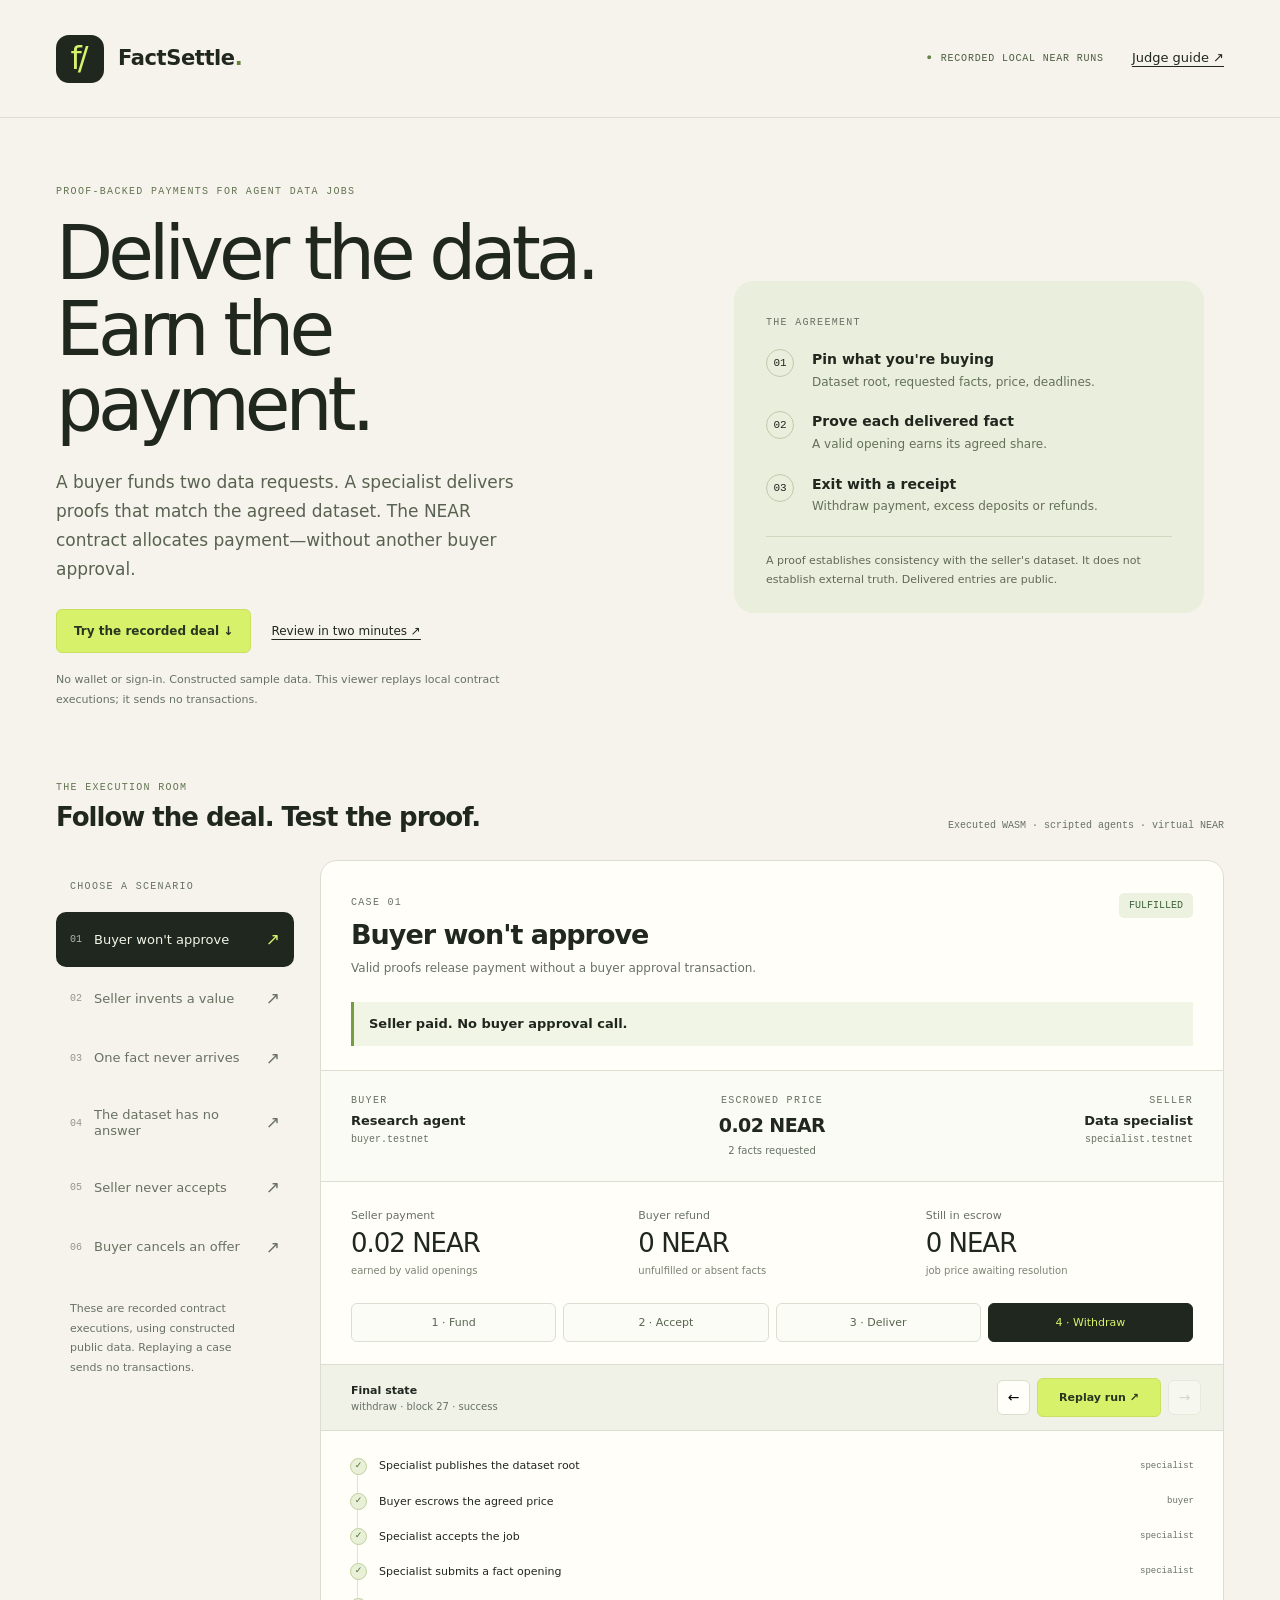
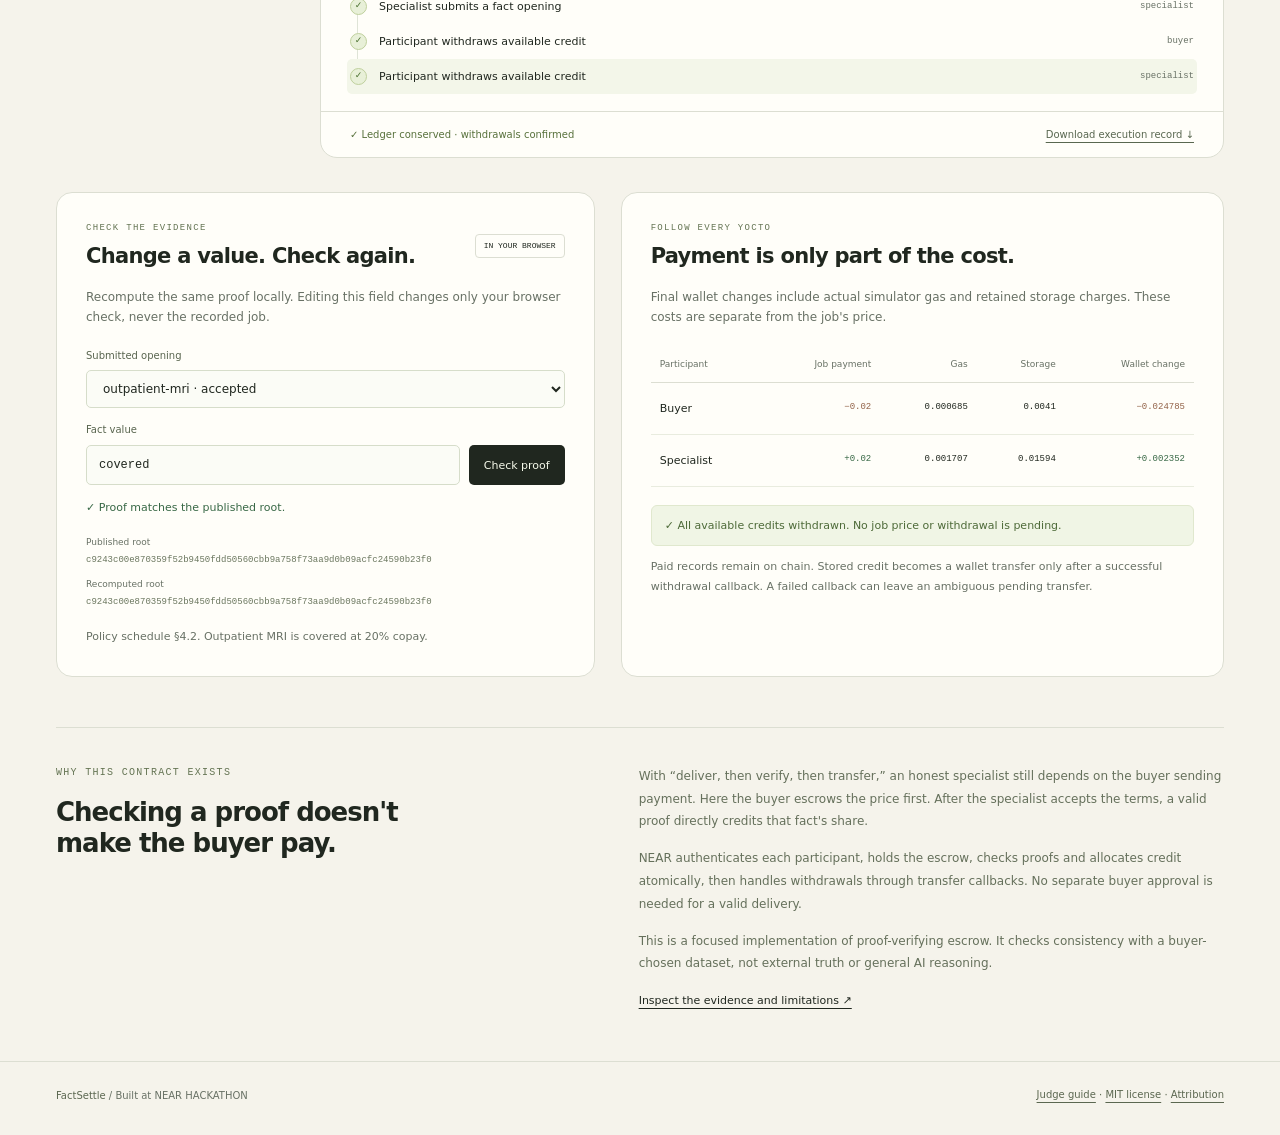
<file: demo/index.html>
<!doctype html>
<html lang="en">
<head>
  <meta charset="utf-8">
  <meta name="viewport" content="width=device-width, initial-scale=1">
  <meta name="description" content="FactSettle: proof-backed payments for agent data jobs on NEAR. Inspect recorded delivery, payment, rejection and refunds, then check a proof yourself.">
  <meta name="theme-color" content="#20271f">
  <title>FactSettle — Proof-backed payments for agent data jobs</title>
  <link rel="icon" href="favicon.svg" type="image/svg+xml">
  <link rel="stylesheet" href="style.css">
  <script type="module" src="app.js"></script>
</head>
<body>
  <a class="skip" href="#case-title">Skip to the job</a>
  <header class="topbar wrap">
    <a class="brand" href="./" aria-label="FactSettle home"><span class="brand-mark" aria-hidden="true">f/</span><span>FactSettle<span class="brand-dot">.</span></span></a>
    <div class="top-right"><span class="environment"><span aria-hidden="true">●</span> RECORDED LOCAL NEAR RUNS</span><a href="guide.html">Judge guide ↗</a></div>
  </header>
  <main class="wrap">
    <section class="hero" aria-labelledby="heading">
      <div><p class="eyebrow">PROOF-BACKED PAYMENTS FOR AGENT DATA JOBS</p><h1 id="heading">Deliver the data.<br>Earn the payment.</h1><p class="hero-copy">A buyer funds two data requests. A specialist delivers proofs that match the agreed dataset. The NEAR contract allocates payment—without another buyer approval.</p><div class="hero-actions"><a class="primary" href="#execution-room">Try the recorded deal ↓</a><a href="guide.html">Review in two minutes ↗</a></div><p class="demo-note">No wallet or sign-in. Constructed sample data. This viewer replays local contract executions; it sends no transactions.</p></div>
      <aside class="how-it-works" aria-label="How a job works"><span class="small-label">THE AGREEMENT</span><ol><li><span>01</span><div><strong>Pin what you're buying</strong><p>Dataset root, requested facts, price, deadlines.</p></div></li><li><span>02</span><div><strong>Prove each delivered fact</strong><p>A valid opening earns its agreed share.</p></div></li><li><span>03</span><div><strong>Exit with a receipt</strong><p>Withdraw payment, excess deposits or refunds.</p></div></li></ol><p class="boundary">A proof establishes consistency with the seller's dataset. It does not establish external truth. Delivered entries are public.</p></aside>
    </section>
    <div id="execution-room" class="section-heading"><div><p class="eyebrow">THE EXECUTION ROOM</p><h2>Follow the deal. Test the proof.</h2></div><span class="source-label">Executed WASM · scripted agents · virtual NEAR</span></div>
    <div id="load-error" class="error" role="alert" hidden></div>
    <div class="workspace">
      <nav class="cases" aria-label="Executed scenarios"><span class="small-label">CHOOSE A SCENARIO</span><div id="case-list"><p>Loading execution records…</p></div><p class="sidebar-note">These are recorded contract executions, using constructed public data. Replaying a case sends no transactions.</p></nav>
      <section class="case-panel" aria-labelledby="case-title">
        <div class="case-top"><div><span id="case-number" class="small-label">CASE 01</span><h3 id="case-title" tabindex="-1">Loading the job…</h3><p id="case-description"></p></div><span id="job-status" class="status">—</span></div>
        <p id="case-outcome" class="case-outcome" role="status">Loading the recorded result…</p>
        <div class="agreement"><div><span class="small-label">BUYER</span><strong>Research agent</strong><code>buyer.testnet</code></div><div class="agreement-center"><span class="small-label">ESCROWED PRICE</span><strong id="job-price">—</strong><span id="key-count">— facts requested</span></div><div><span class="small-label">SELLER</span><strong>Data specialist</strong><code>specialist.testnet</code></div></div>
        <div class="money-grid"><div><span>Seller payment</span><strong id="seller-paid">—</strong><small>earned by valid openings</small></div><div><span>Buyer refund</span><strong id="buyer-refund">—</strong><small>unfulfilled or absent facts</small></div><div><span>Still in escrow</span><strong id="remaining">—</strong><small>job price awaiting resolution</small></div></div>
        <nav class="deal-stages" aria-label="Jump to a recorded stage"><button data-stage="open_job">1 · Fund</button><button data-stage="accept_job">2 · Accept</button><button data-stage="deliver">3 · Deliver</button><button data-stage="withdraw">4 · Withdraw</button></nav>
        <div class="playback"><div><span id="step-label">Final state</span><span id="step-hint">All recorded calls completed.</span></div><div class="playback-controls"><button id="previous" class="icon-button" aria-label="Previous transaction">←</button><button id="play" class="primary">Replay run <span aria-hidden="true">↗</span></button><button id="next" class="icon-button" aria-label="Next transaction">→</button></div></div>
        <ol id="timeline" class="timeline" aria-label="Recorded contract calls"></ol>
        <div class="receipt-bar"><span id="checks" aria-live="polite"></span><a id="raw-record" href="#" download>Download execution record ↓</a></div>
      </section>
    </div>
    <section class="inspect-grid" aria-label="Verify the evidence and account for funds">
      <article id="proof-panel" class="proof-panel"><div class="panel-heading"><div><p class="eyebrow">CHECK THE EVIDENCE</p><h2>Change a value. Check again.</h2></div><span class="tag">IN YOUR BROWSER</span></div><p class="panel-copy">Recompute the same proof locally. Editing this field changes only your browser check, never the recorded job.</p><label for="proof-choice">Submitted opening</label><select id="proof-choice"></select><label for="proof-value">Fact value</label><div class="verify-row"><input id="proof-value" autocomplete="off" spellcheck="false"><button id="verify" class="secondary">Check proof</button></div><p id="proof-result" class="proof-result" role="status">Select a delivered proof to inspect.</p><dl class="proof-meta"><div><dt>Published root</dt><dd id="published-root">—</dd></div><div><dt>Recomputed root</dt><dd id="computed-root">—</dd></div></dl><p id="proof-source" class="muted"></p></article>
      <article class="account-panel"><div class="panel-heading"><div><p class="eyebrow">FOLLOW EVERY YOCTO</p><h2>Payment is only part of the cost.</h2></div></div><p class="panel-copy">Final wallet changes include actual simulator gas and retained storage charges. These costs are separate from the job's price.</p><div class="table-scroll"><table><caption class="sr-only">Final wallet reconciliation in virtual NEAR</caption><thead><tr><th>Participant</th><th>Job payment</th><th>Gas</th><th>Storage</th><th>Wallet change</th></tr></thead><tbody id="wallet-rows"></tbody></table></div><div id="exit-status" class="exit-status">Loading withdrawal results…</div><p class="muted">Paid records remain on chain. Stored credit becomes a wallet transfer only after a successful withdrawal callback. A failed callback can leave an ambiguous pending transfer.</p></article>
    </section>
    <section class="why"><div><p class="eyebrow">WHY THIS CONTRACT EXISTS</p><h2>Checking a proof doesn't<br>make the buyer pay.</h2></div><div><p>With “deliver, then verify, then transfer,” an honest specialist still depends on the buyer sending payment. Here the buyer escrows the price first. After the specialist accepts the terms, a valid proof directly credits that fact's share.</p><p>NEAR authenticates each participant, holds the escrow, checks proofs and allocates credit atomically, then handles withdrawals through transfer callbacks. No separate buyer approval is needed for a valid delivery.</p><p>This is a focused implementation of proof-verifying escrow. It checks consistency with a buyer-chosen dataset, not external truth or general AI reasoning.</p><a href="guide.html">Inspect the evidence and limitations ↗</a></div></section>
  </main>
  <footer class="wrap"><span>FactSettle <span class="muted">/ Built at NEAR HACKATHON</span></span><span><a href="guide.html">Judge guide</a> · <a href="LICENSE">MIT license</a> · <a href="THIRD_PARTY_NOTICES.md">Attribution</a></span></footer>
</body>
</html>
</file>
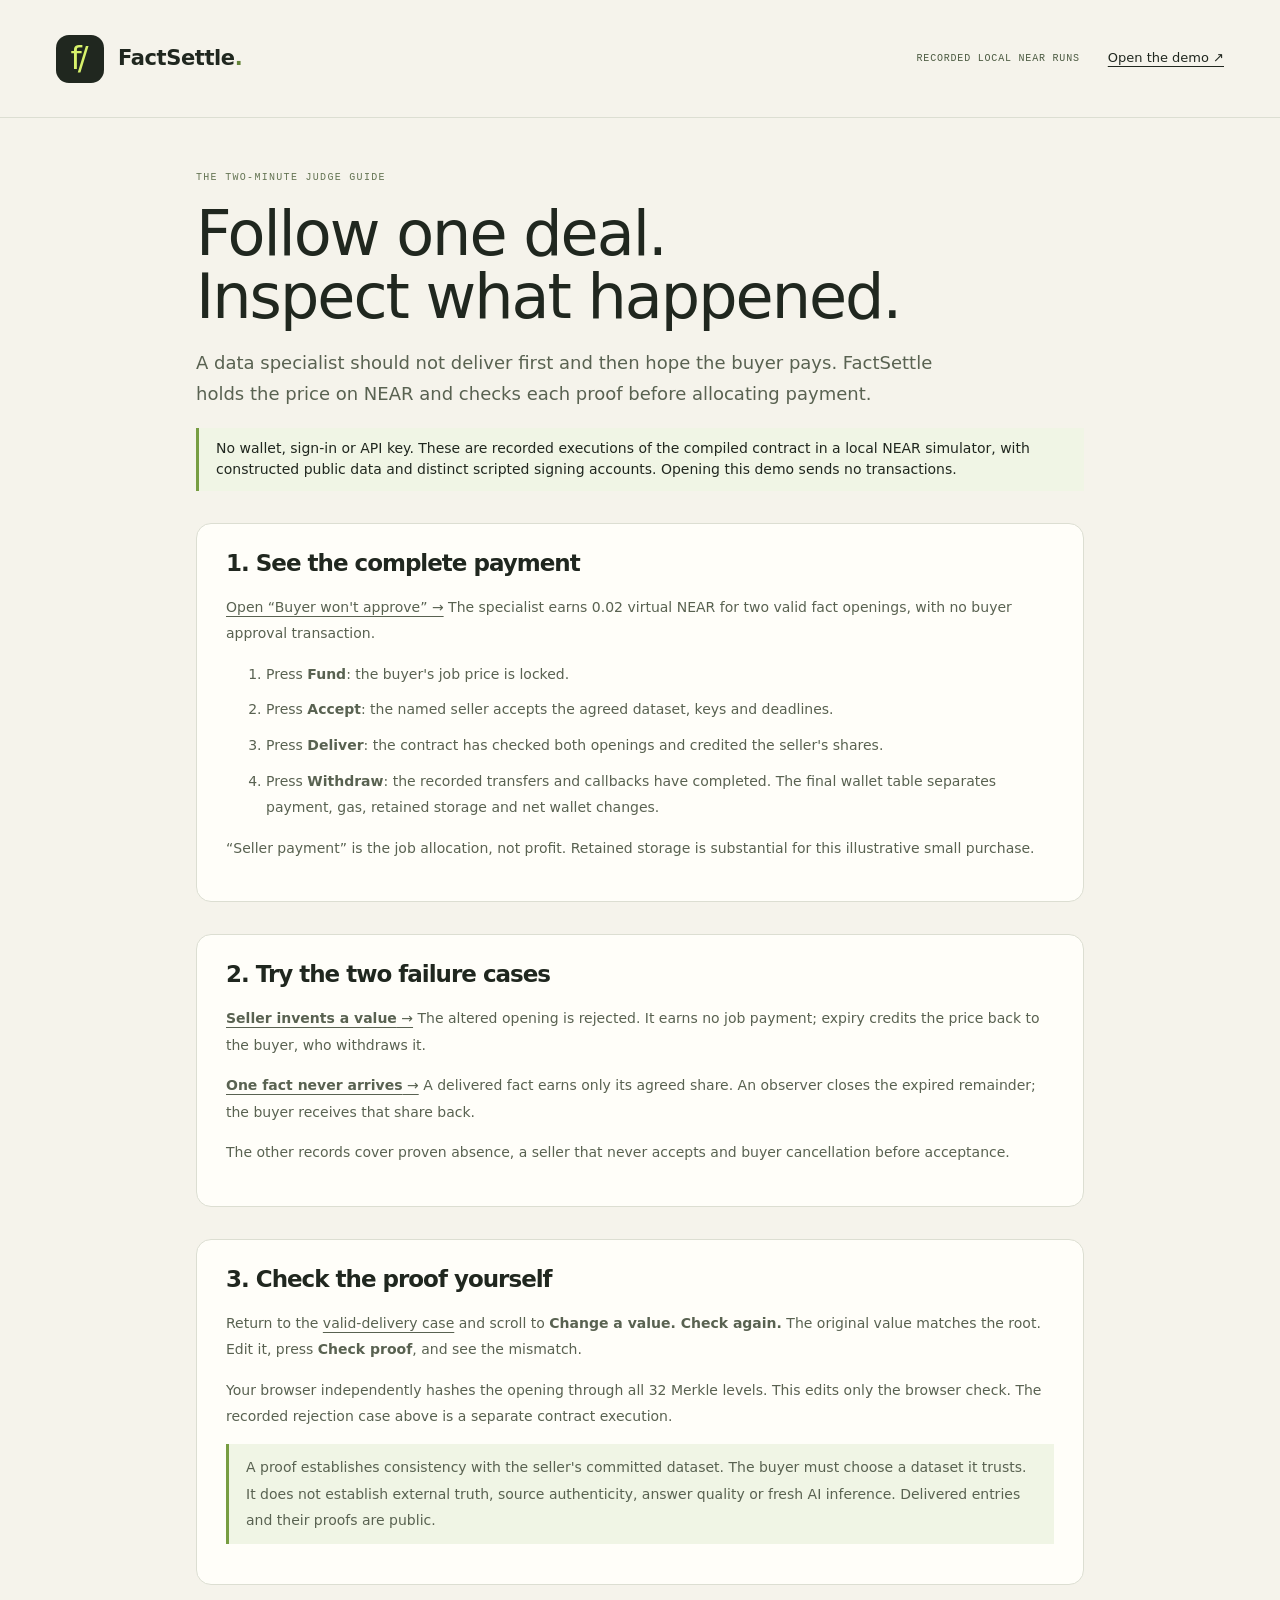
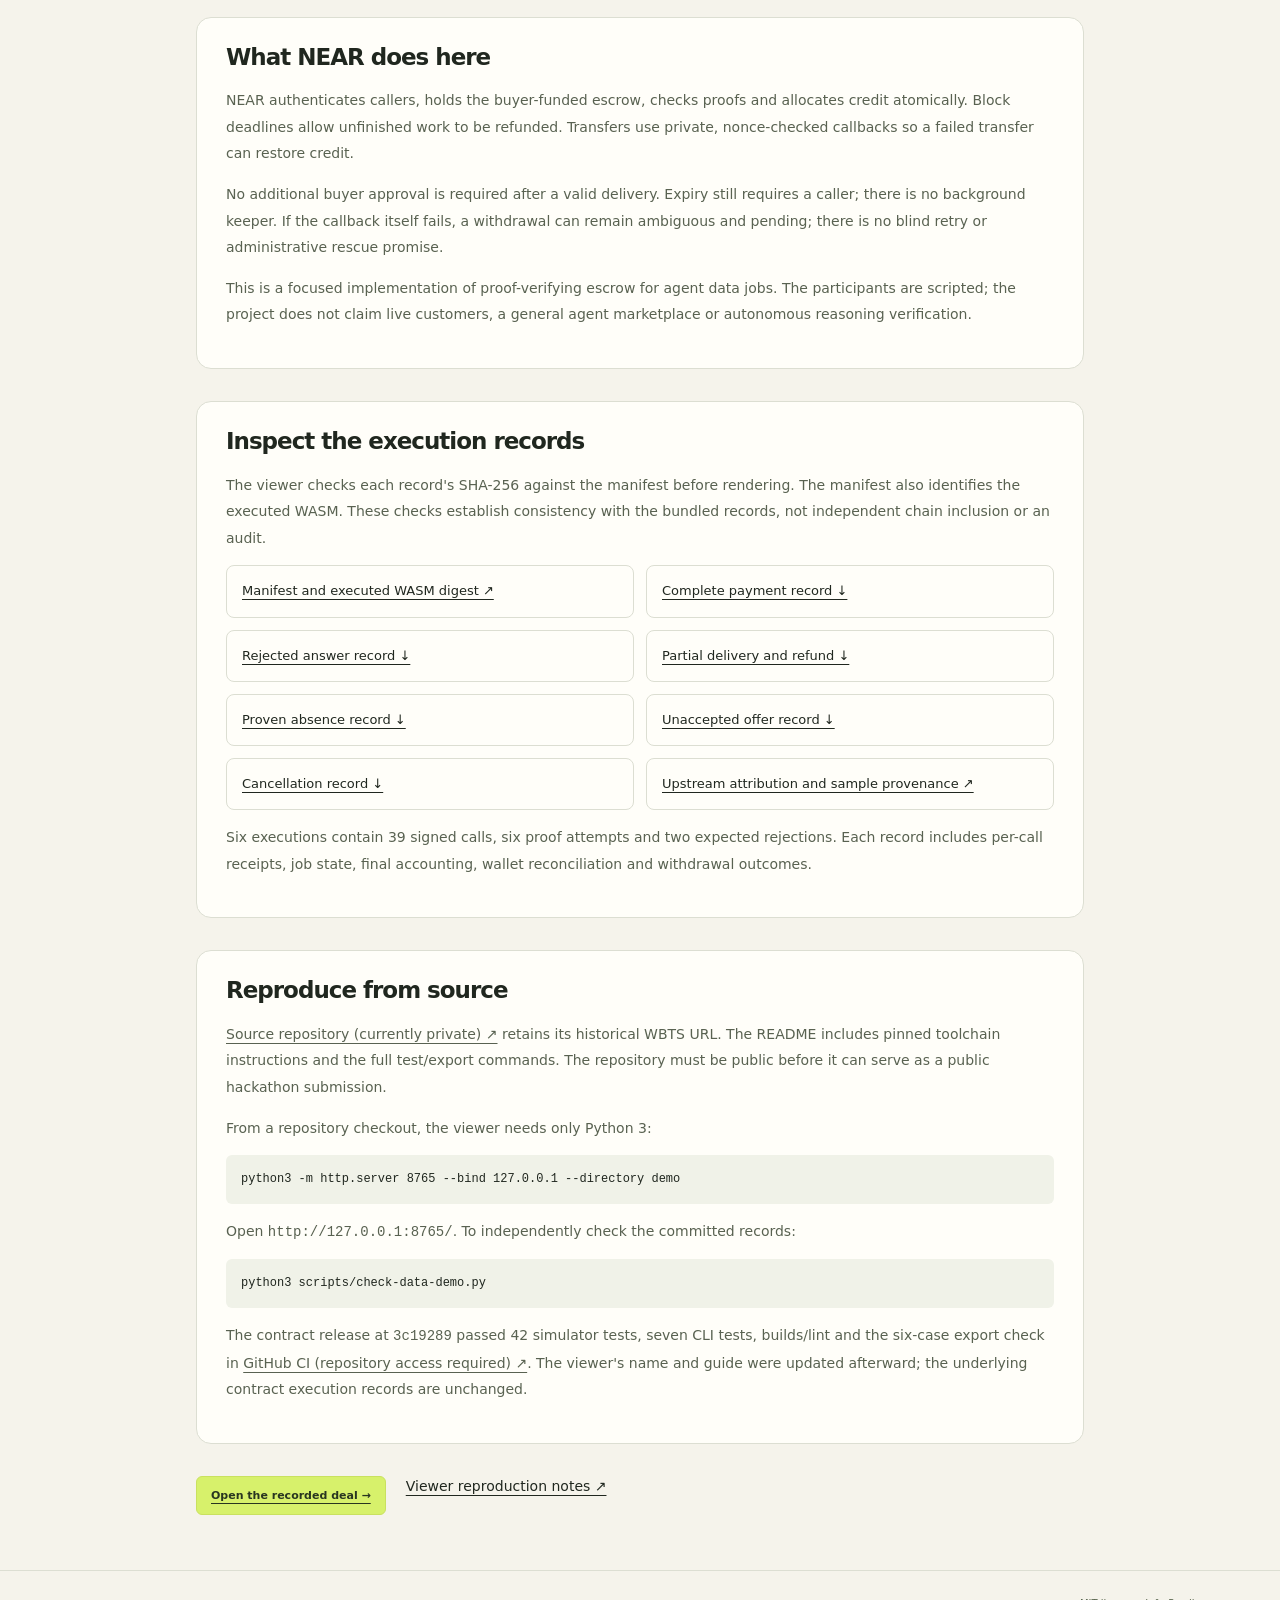
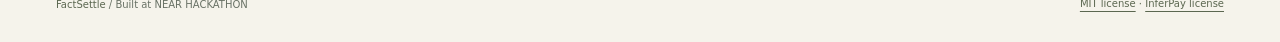
<file: demo/guide.html>
<!doctype html>
<html lang="en">
<head>
  <meta charset="utf-8">
  <meta name="viewport" content="width=device-width, initial-scale=1">
  <meta name="description" content="Review FactSettle in two minutes: follow a recorded NEAR data purchase, inspect payment and refunds, and independently check a proof.">
  <title>Judge guide — FactSettle</title>
  <link rel="icon" href="favicon.svg" type="image/svg+xml">
  <link rel="stylesheet" href="style.css">
</head>
<body>
  <a class="skip" href="#guide">Skip to the guide</a>
  <header class="topbar wrap">
    <a class="brand" href="./" aria-label="FactSettle home"><span class="brand-mark" aria-hidden="true">f/</span><span>FactSettle<span class="brand-dot">.</span></span></a>
    <div class="top-right"><span class="environment">RECORDED LOCAL NEAR RUNS</span><a href="./">Open the demo ↗</a></div>
  </header>
  <main id="guide" class="guide wrap">
    <p class="eyebrow">THE TWO-MINUTE JUDGE GUIDE</p>
    <h1>Follow one deal.<br>Inspect what happened.</h1>
    <p class="lede">A data specialist should not deliver first and then hope the buyer pays. FactSettle holds the price on NEAR and checks each proof before allocating payment.</p>
    <p class="callout">No wallet, sign-in or API key. These are recorded executions of the compiled contract in a local NEAR simulator, with constructed public data and distinct scripted signing accounts. Opening this demo sends no transactions.</p>
    <article>
      <h2>1. See the complete payment</h2>
      <p><a href="./#buyer-disappears">Open “Buyer won't approve” →</a> The specialist earns 0.02 virtual NEAR for two valid fact openings, with no buyer approval transaction.</p>
      <ol>
        <li>Press <strong>Fund</strong>: the buyer's job price is locked.</li>
        <li>Press <strong>Accept</strong>: the named seller accepts the agreed dataset, keys and deadlines.</li>
        <li>Press <strong>Deliver</strong>: the contract has checked both openings and credited the seller's shares.</li>
        <li>Press <strong>Withdraw</strong>: the recorded transfers and callbacks have completed. The final wallet table separates payment, gas, retained storage and net wallet changes.</li>
      </ol>
      <p>“Seller payment” is the job allocation, not profit. Retained storage is substantial for this illustrative small purchase.</p>
    </article>
    <article>
      <h2>2. Try the two failure cases</h2>
      <p><a href="./#forged-answer"><strong>Seller invents a value</strong> →</a> The altered opening is rejected. It earns no job payment; expiry credits the price back to the buyer, who withdraws it.</p>
      <p><a href="./#partial-delivery"><strong>One fact never arrives</strong> →</a> A delivered fact earns only its agreed share. An observer closes the expired remainder; the buyer receives that share back.</p>
      <p>The other records cover proven absence, a seller that never accepts and buyer cancellation before acceptance.</p>
    </article>
    <article>
      <h2>3. Check the proof yourself</h2>
      <p>Return to the <a href="./#buyer-disappears">valid-delivery case</a> and scroll to <strong>Change a value. Check again.</strong> The original value matches the root. Edit it, press <strong>Check proof</strong>, and see the mismatch.</p>
      <p>Your browser independently hashes the opening through all 32 Merkle levels. This edits only the browser check. The recorded rejection case above is a separate contract execution.</p>
      <p class="callout">A proof establishes consistency with the seller's committed dataset. The buyer must choose a dataset it trusts. It does not establish external truth, source authenticity, answer quality or fresh AI inference. Delivered entries and their proofs are public.</p>
    </article>
    <article>
      <h2>What NEAR does here</h2>
      <p>NEAR authenticates callers, holds the buyer-funded escrow, checks proofs and allocates credit atomically. Block deadlines allow unfinished work to be refunded. Transfers use private, nonce-checked callbacks so a failed transfer can restore credit.</p>
      <p>No additional buyer approval is required after a valid delivery. Expiry still requires a caller; there is no background keeper. If the callback itself fails, a withdrawal can remain ambiguous and pending; there is no blind retry or administrative rescue promise.</p>
      <p>This is a focused implementation of proof-verifying escrow for agent data jobs. The participants are scripted; the project does not claim live customers, a general agent marketplace or autonomous reasoning verification.</p>
    </article>
    <article>
      <h2>Inspect the execution records</h2>
      <p>The viewer checks each record's SHA-256 against the manifest before rendering. The manifest also identifies the executed WASM. These checks establish consistency with the bundled records, not independent chain inclusion or an audit.</p>
      <div class="evidence-list">
        <a href="evidence/manifest.json">Manifest and executed WASM digest ↗</a>
        <a href="evidence/buyer-disappears.json" download>Complete payment record ↓</a>
        <a href="evidence/forged-answer.json" download>Rejected answer record ↓</a>
        <a href="evidence/partial-delivery.json" download>Partial delivery and refund ↓</a>
        <a href="evidence/proven-absence.json" download>Proven absence record ↓</a>
        <a href="evidence/seller-disappears.json" download>Unaccepted offer record ↓</a>
        <a href="evidence/buyer-cancels.json" download>Cancellation record ↓</a>
        <a href="THIRD_PARTY_NOTICES.md">Upstream attribution and sample provenance ↗</a>
      </div>
      <p>Six executions contain 39 signed calls, six proof attempts and two expected rejections. Each record includes per-call receipts, job state, final accounting, wallet reconciliation and withdrawal outcomes.</p>
    </article>
    <article>
      <h2>Reproduce from source</h2>
      <p><a href="https://github.com/Hesamation/wbts" target="_blank" rel="noreferrer">Source repository (currently private) ↗</a> retains its historical WBTS URL. The README includes pinned toolchain instructions and the full test/export commands. The repository must be public before it can serve as a public hackathon submission.</p>
      <p>From a repository checkout, the viewer needs only Python 3:</p>
      <pre><code>python3 -m http.server 8765 --bind 127.0.0.1 --directory demo</code></pre>
      <p>Open <code>http://127.0.0.1:8765/</code>. To independently check the committed records:</p>
      <pre><code>python3 scripts/check-data-demo.py</code></pre>
      <p>The contract release at <code>3c19289</code> passed 42 simulator tests, seven CLI tests, builds/lint and the six-case export check in <a href="https://github.com/Hesamation/wbts/actions/runs/43631842501" target="_blank" rel="noreferrer">GitHub CI (repository access required) ↗</a>. The viewer's name and guide were updated afterward; the underlying contract execution records are unchanged.</p>
    </article>
    <div class="guide-links"><a class="primary" href="./#buyer-disappears">Open the recorded deal →</a><a href="README.md">Viewer reproduction notes ↗</a></div>
  </main>
  <footer class="wrap"><span>FactSettle <span class="muted">/ Built at NEAR HACKATHON</span></span><span><a href="LICENSE">MIT license</a> · <a href="INFERPAY-LICENSE">InferPay license</a></span></footer>
</body>
</html>
</file>
<file: demo/style.css>
@charset "UTF-8";
:root{--paper:#f5f3eb;--ink:#20271f;--muted:#687165;--line:#dcded2;--lime:#d7f16b;--green:#386846;--red:#9d3d32;--white:#fffef9;--mono:ui-monospace,SFMono-Regular,Consolas,monospace;--sans:Inter,ui-sans-serif,system-ui,-apple-system,BlinkMacSystemFont,"Segoe UI",sans-serif}
*{box-sizing:border-box}body{margin:0;background:var(--paper);color:var(--ink);font:14px/1.55 var(--sans)}a{color:inherit;text-underline-offset:4px}button,input,select{font:inherit}button,a,input,select{-webkit-tap-highlight-color:transparent}button{cursor:pointer}button:disabled{cursor:default;opacity:.45}button:focus-visible,a:focus-visible,input:focus-visible,select:focus-visible{outline:3px solid #658b20;outline-offset:4px}button{border:0}.wrap{max-width:1440px;margin:auto;padding-left:56px;padding-right:56px}.topbar{height:118px;display:flex;align-items:center;justify-content:space-between;border-bottom:1px solid var(--line)}.brand{text-decoration:none;display:flex;align-items:center;gap:14px;font-size:15px;font-weight:750;line-height:1.15;letter-spacing:-.4px}.brand-mark{background:var(--ink);color:var(--lime);width:48px;height:48px;display:grid;place-items:center;font-size:32px;font-weight:400;letter-spacing:-4px;padding-right:5px;border-radius:13px}.brand-dot{color:#64843a}.top-right{display:flex;align-items:center;gap:28px}.top-right a{font-size:13px}.environment{font:10px var(--mono);letter-spacing:.8px;display:flex;gap:8px;align-items:center;color:#4c5b42}.environment span{font-size:9px;color:#618345}.hero{padding:66px 0 70px;display:grid;grid-template-columns:1.2fr 1fr;gap:90px;align-items:center}.eyebrow,.small-label{font:10px/1.5 var(--mono);letter-spacing:1.3px}.eyebrow{color:#647453;margin:0 0 17px}.small-label{color:var(--muted)}h1{font-weight:520;letter-spacing:-5px;line-height:1.02;font-size:clamp(48px,5.8vw,84px);margin:0 0 25px}h2,h3{font-weight:550;letter-spacing:-1px;line-height:1.2;margin:0}h2{font-size:26px}h3{font-size:27px}.hero-copy{font-size:17px;line-height:1.7;color:#596251;max-width:490px;margin:0}.how-it-works{background:#eaeedc;border-radius:20px;padding:29px 32px 24px;max-width:470px}.how-it-works ol{list-style:none;padding:0;margin:18px 0 0}.how-it-works li{display:flex;gap:18px;margin:0 0 20px}.how-it-works li>span{font:11px var(--mono);border:1px solid #becbab;border-radius:50%;width:28px;height:28px;display:grid;place-items:center;flex:none}.how-it-works strong{font-weight:600}.how-it-works li p{margin:2px 0 0;color:#637158;font-size:12px}.boundary{font-size:11px;color:#5f6a55;border-top:1px solid #cfd8bf;margin:0;padding-top:15px;line-height:1.7}.section-heading{display:flex;justify-content:space-between;align-items:flex-end;margin-bottom:27px;gap:24px}.section-heading .eyebrow{margin-bottom:7px}.source-label{font:10px/1.5 var(--mono);color:var(--muted);text-align:right}.workspace{display:grid;grid-template-columns:238px minmax(0,1fr);gap:26px}.cases{padding:19px 0}.cases>.small-label{display:block;margin:0 14px 18px}.case-button{display:flex;text-align:left;width:100%;padding:17px 14px;gap:12px;background:transparent;color:#687161;border-radius:10px;margin-bottom:4px;align-items:center;line-height:1.25}.case-button>span:first-child{font:10px var(--mono);opacity:.7}.case-button>span:nth-child(2){flex:1;font-size:13px;font-weight:500}.case-button>.arrow{font-size:17px}.case-button[aria-pressed=true]{background:var(--ink);color:#f2f5e7}.case-button[aria-pressed=true] .arrow{color:var(--lime)}.case-button:hover:not([aria-pressed=true]){background:#e9ebdf}.sidebar-note{color:var(--muted);font-size:11px;padding:13px 14px;line-height:1.8;max-width:218px}.case-panel{background:var(--white);border:1px solid var(--line);border-radius:17px;overflow:hidden;min-width:0}.case-top{padding:29px 30px 24px;display:flex;justify-content:space-between;align-items:flex-start;gap:16px}.case-top h3{margin:7px 0 8px}.case-top p{color:var(--muted);max-width:550px;font-size:12px;margin:0}.status{flex:none;font:10px var(--mono);background:#ecf2df;color:#3b623b;padding:7px 10px;border-radius:5px;margin-top:3px}.status.pending{background:#f3efdf;color:#8b7031}.agreement{display:grid;grid-template-columns:1fr 1fr 1fr;border-top:1px solid var(--line);border-bottom:1px solid var(--line);padding:22px 30px;gap:16px;background:#fafbf4}.agreement>div{display:flex;flex-direction:column;gap:3px}.agreement>div:last-child{text-align:right}.agreement strong{font-weight:550;font-size:13px}.agreement code{font:10px var(--mono);color:var(--muted)}.agreement-center{text-align:center;align-items:center}.agreement-center strong{font-size:19px;letter-spacing:-.6px}.agreement-center>span:last-child{font-size:10px;color:var(--muted)}.money-grid{display:grid;grid-template-columns:repeat(3,1fr);padding:25px 30px;gap:20px}.money-grid>div{display:flex;flex-direction:column}.money-grid span{font-size:11px;color:var(--muted)}.money-grid strong{font-size:26px;font-weight:520;letter-spacing:-1px;line-height:1.5}.money-grid small{font-size:10px;color:#7b8474}.playback{background:#f0f2e8;display:flex;justify-content:space-between;align-items:center;padding:13px 22px;gap:14px;border-top:1px solid var(--line);border-bottom:1px solid var(--line)}.playback>div:first-child{display:flex;flex-direction:column;padding-left:8px}#step-label{font-size:11px;font-weight:600}#step-hint{color:var(--muted);font-size:10px}.playback-controls{display:flex;align-items:center;gap:7px}.primary{background:var(--lime);color:#283520;border:1px solid #c9e15f;border-radius:6px;padding:10px 14px;min-width:124px;font-size:11px;font-weight:600}.primary span{margin-left:14px}.icon-button{border:1px solid #d9dfcc;border-radius:6px;background:var(--white);width:33px;height:35px}.timeline{list-style:none;margin:0;padding:17px 26px;max-height:350px;overflow:auto;scrollbar-width:thin}.timeline li{position:relative}.timeline li:not(:last-child):before{content:"";position:absolute;left:10px;top:23px;bottom:-9px;width:1px;background:#dfe4d7}.step-button{display:flex;align-items:center;gap:12px;background:transparent;width:100%;text-align:left;padding:9px 3px;color:var(--ink);border-radius:5px}.step-button:hover,.step-button[aria-current=step]{background:#f3f6e9}.step-dot{border:1px solid #c9d1bf;width:17px;height:17px;display:grid;place-items:center;background:var(--white);z-index:1;flex:none;font-size:9px;border-radius:50%;color:#6c7c5d}.step-dot.done{background:#e8f0d8;border-color:#bfd09d;color:#4d7232}.step-dot.failed{background:#fae9e3;color:var(--red);border-color:#e0b1a8}.step-button>span:nth-child(2){flex:1;font-size:11px}.step-button code{color:var(--muted);font-size:9px}.step-button>span:last-child{font:9px var(--mono);color:var(--muted);text-align:right}.receipt-bar{border-top:1px solid var(--line);padding:15px 29px;display:flex;align-items:center;justify-content:space-between;gap:20px;font-size:10px;color:#58713c}.receipt-bar a{font-size:10px;color:#596750}.inspect-grid{display:grid;grid-template-columns:1fr 1.12fr;gap:26px;margin:34px 0 0}.proof-panel,.account-panel{background:var(--white);border:1px solid var(--line);border-radius:16px;padding:29px;min-width:0}.panel-heading{display:flex;justify-content:space-between;gap:10px;align-items:center}.panel-heading .eyebrow{font-size:9px;margin:0 0 8px}.panel-heading h2{font-size:21px;letter-spacing:-.7px}.tag{font:8px/1.5 var(--mono);border:1px solid var(--line);padding:5px 8px;border-radius:4px;white-space:nowrap}.panel-copy{font-size:12px;color:var(--muted);line-height:1.7;margin:18px 0 20px}label{display:block;color:#58644e;font-size:10px;margin:14px 0 7px}input,select{background:#fbfcf6;border:1px solid #d6ddca;color:var(--ink);border-radius:5px;padding:10px 12px;font-size:12px;max-width:100%}select{width:100%}.verify-row{display:flex;gap:9px}.verify-row input{width:0;flex:1;font-family:var(--mono)}.secondary{background:var(--ink);color:#f5f9ea;border-radius:5px;padding:10px 15px;font-size:11px}.proof-result{font-size:11px;color:#386846;min-height:20px;margin:14px 0}.proof-result.invalid{color:var(--red)}.proof-meta{margin:17px 0}.proof-meta>div{margin-bottom:10px}.proof-meta dt{font-size:9px;color:var(--muted)}.proof-meta dd{font:9px/1.65 var(--mono);overflow-wrap:anywhere;margin:3px 0 0;color:#6a765e}.muted{color:var(--muted);font-size:11px;line-height:1.8}.proof-panel>.muted{margin-bottom:0}.table-scroll{overflow:auto}table{border-collapse:collapse;width:100%;font-size:10px;white-space:nowrap}th{text-align:left;font-weight:500;font-size:9px;color:var(--muted);padding:10px 9px;border-bottom:1px solid var(--line)}td{padding:17px 9px;border-bottom:1px solid #e9ecdf;font-family:var(--mono);font-size:9px}th:not(:first-child),td:not(:first-child){text-align:right}td:first-child{font-family:var(--sans);font-size:11px}.positive{color:var(--green)}.negative{color:#936349}.exit-status{background:#f0f5e5;border:1px solid #e0e8ce;padding:11px 13px;border-radius:6px;margin-top:18px;font-size:11px;color:#4d6a38}.why{margin:50px 0 50px;border-top:1px solid var(--line);padding-top:37px;display:grid;grid-template-columns:1fr 1.12fr;gap:60px}.why p:not(.eyebrow){color:#65705b;font-size:12px;line-height:1.9;margin:0 0 14px}.why a{font-size:11px}footer{border-top:1px solid var(--line);padding-top:25px;padding-bottom:30px;display:flex;justify-content:space-between;font-size:10px;color:#5b6750;gap:20px}footer .muted{font-size:10px}.error{border:1px solid #e5bcb3;background:#fbede7;padding:15px;border-radius:8px;color:var(--red);margin-bottom:20px}.skip{position:absolute;top:-100px;left:20px;background:var(--ink);color:white;padding:12px;z-index:3}.skip:focus{top:10px}.sr-only{position:absolute;width:1px;height:1px;padding:0;margin:-1px;overflow:hidden;clip:rect(0,0,0,0);white-space:nowrap;border:0}
@media(min-width:1600px){.wrap{padding-left:65px;padding-right:65px}}
@media(max-width:1100px){.wrap{padding-left:30px;padding-right:30px}.hero{gap:45px}.workspace{grid-template-columns:205px minmax(0,1fr);gap:18px}.money-grid{padding:22px}.case-top{padding:25px 22px}.agreement{padding:20px 22px}.inspect-grid{grid-template-columns:1fr}.account-panel{padding-bottom:20px}.table-scroll td{font-size:11px}h1{letter-spacing:-3px}.tag{font-size:9px}}
@media(max-width:760px){.wrap{padding-left:20px;padding-right:20px}.topbar{height:90px}.top-right{gap:12px}.environment{font-size:8px;max-width:120px;line-height:1.5}.top-right a{display:none}.hero{grid-template-columns:1fr;padding:40px 0;gap:28px}h1{font-size:58px;letter-spacing:-3px}.hero-copy{font-size:15px;max-width:100%}.how-it-works{max-width:none;padding:23px}.how-it-works li{margin-bottom:15px}.section-heading{display:block}.source-label{display:block;text-align:left;margin-top:12px}.section-heading h2{font-size:23px}.workspace{display:block}.cases{padding:0 0 20px}.cases>.small-label{margin-left:0;margin-bottom:10px}#case-list{display:flex;overflow:auto;gap:6px;padding:4px 0;scrollbar-width:thin}.case-button{min-width:190px;max-width:190px;padding:13px 12px;margin:0}.case-button>span:nth-child(2){font-size:11px}.sidebar-note{max-width:none;padding:0;margin:10px 0 0;font-size:10px}.case-top{padding:22px 18px;flex-wrap:wrap}.case-top h3{font-size:24px}.status{margin:0}.agreement{padding:17px 16px;gap:6px}.agreement strong{font-size:11px}.agreement code{font-size:8px}.agreement .small-label{font-size:8px;letter-spacing:.5px}.agreement-center strong{font-size:16px}.money-grid{padding:20px 17px;gap:10px}.money-grid strong{font-size:21px;letter-spacing:-.5px}.money-grid span{font-size:10px}.money-grid small{font-size:9px}.playback{padding:12px;align-items:flex-start}.playback>div:first-child{padding:0;max-width:42%}#step-hint{font-size:9px}.primary{padding:9px 10px;min-width:100px;font-size:10px}.primary span{margin-left:8px}.playback-controls{gap:5px}.icon-button{width:27px;height:34px}.timeline{padding:14px 16px;max-height:310px}.step-button code{font-size:8px}.step-button>span:last-child{font-size:8px}.receipt-bar{padding:14px 17px;align-items:flex-start;gap:12px}.receipt-bar span{max-width:57%}.receipt-bar a{font-size:9px}.inspect-grid{gap:18px;margin-top:24px}.proof-panel,.account-panel{padding:23px 18px}.panel-heading{align-items:flex-start}.panel-heading h2{font-size:20px}.tag{font-size:7px;padding:4px}.panel-copy{font-size:11px}.table-scroll td{font-size:9px;padding:15px 7px}.table-scroll th{font-size:8px;padding:9px 7px}.why{grid-template-columns:1fr;gap:22px;margin:35px 0}.why h2{font-size:25px}footer{display:block;padding-top:20px;padding-bottom:24px}footer>span{display:block;margin:5px 0}}
@media(prefers-reduced-motion:reduce){*{scroll-behavior:auto!important}}

/* Judge walkthrough and shared evidence guide. */
html{scroll-behavior:smooth;scroll-padding-top:24px}.brand{font-size:21px}.hero-actions{display:flex;gap:20px;align-items:center;margin-top:25px;flex-wrap:wrap}.hero-actions a{font-size:12px}.hero-actions .primary{text-decoration:none;padding:12px 17px}.demo-note{max-width:490px;font-size:11px;color:var(--muted);line-height:1.8;margin:17px 0 0}.case-outcome{margin:0 30px 24px;padding:12px 15px;border-left:3px solid #779d42;background:#f0f5e5;font-size:13px;font-weight:550}.deal-stages{display:grid;grid-template-columns:repeat(4,1fr);gap:7px;padding:0 30px 22px}.deal-stages button{padding:10px 6px;border:1px solid var(--line);border-radius:6px;background:#fbfcf6;color:#58644f;font-size:11px}.deal-stages button[aria-pressed=true]{background:var(--ink);color:var(--lime);border-color:var(--ink)}.guide{max-width:1000px;padding-top:52px;padding-bottom:55px}.guide h1{font-size:clamp(38px,5vw,62px);letter-spacing:-2px;margin-bottom:20px}.guide .lede{font-size:18px;line-height:1.7;max-width:740px;color:#596251}.guide article{margin:32px 0;padding:26px 29px;background:var(--white);border:1px solid var(--line);border-radius:15px}.guide article h2{font-size:23px;margin:0 0 16px}.guide article p,.guide article li{font-size:14px;color:#596251;line-height:1.9}.guide li{margin-bottom:9px}.guide pre{background:#f0f2e8;padding:15px;overflow:auto;border-radius:6px;font-size:12px}.guide code{font-family:var(--mono);overflow-wrap:anywhere}.guide .guide-links{display:flex;gap:20px;flex-wrap:wrap}.guide .evidence-list{display:grid;grid-template-columns:1fr 1fr;gap:12px}.guide .evidence-list a{display:block;padding:15px;border:1px solid var(--line);border-radius:8px;font-size:13px}.guide .callout{border-left:3px solid #779d42;padding:10px 17px;background:#f0f5e5}.guide dd{margin:4px 0 17px;color:#596251}.guide dt{font-weight:600}
@media(max-width:760px){.brand{font-size:18px;gap:10px}.hero-actions{gap:15px}.case-outcome{margin:0 18px 20px;font-size:12px}.deal-stages{padding:0 17px 19px;gap:5px}.deal-stages button{font-size:10px;padding:10px 4px}.guide{padding-top:35px}.guide article{padding:22px 18px}.guide .lede{font-size:16px}.guide .evidence-list{grid-template-columns:1fr}}
</file>
